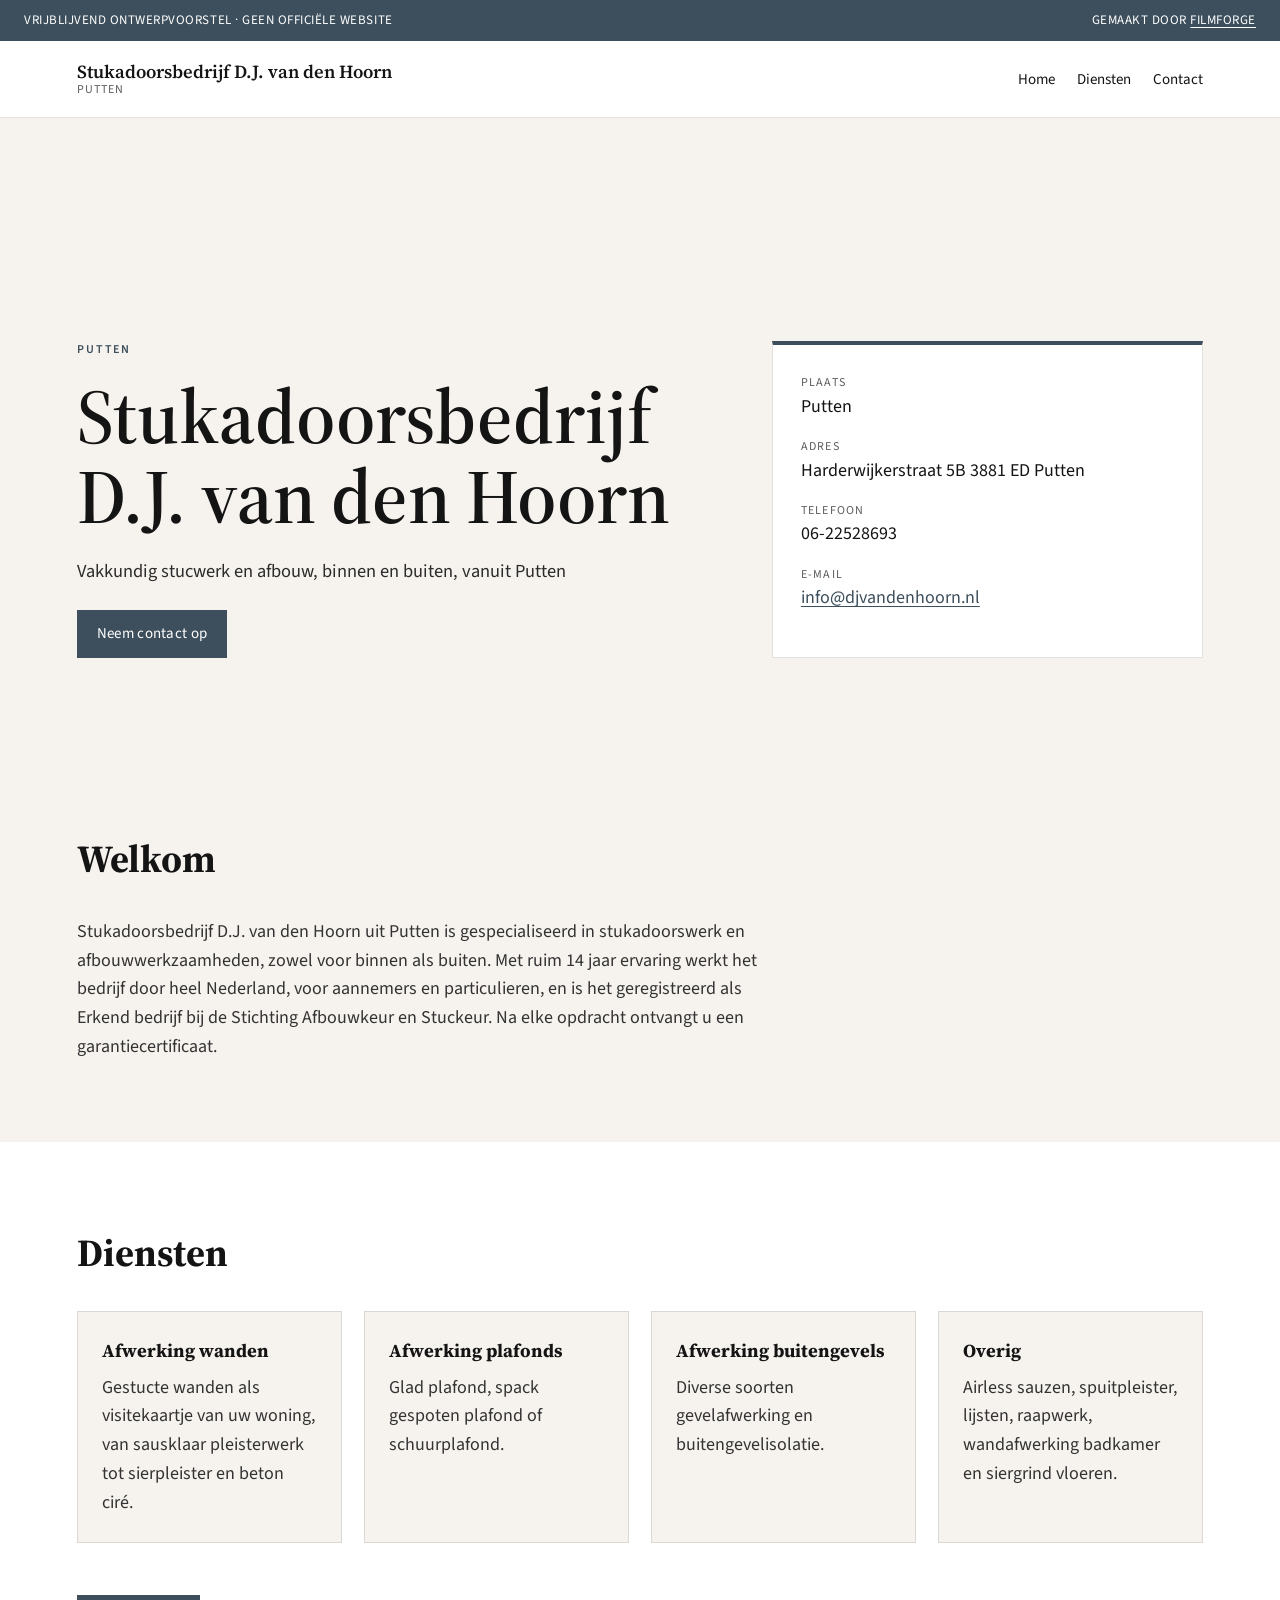
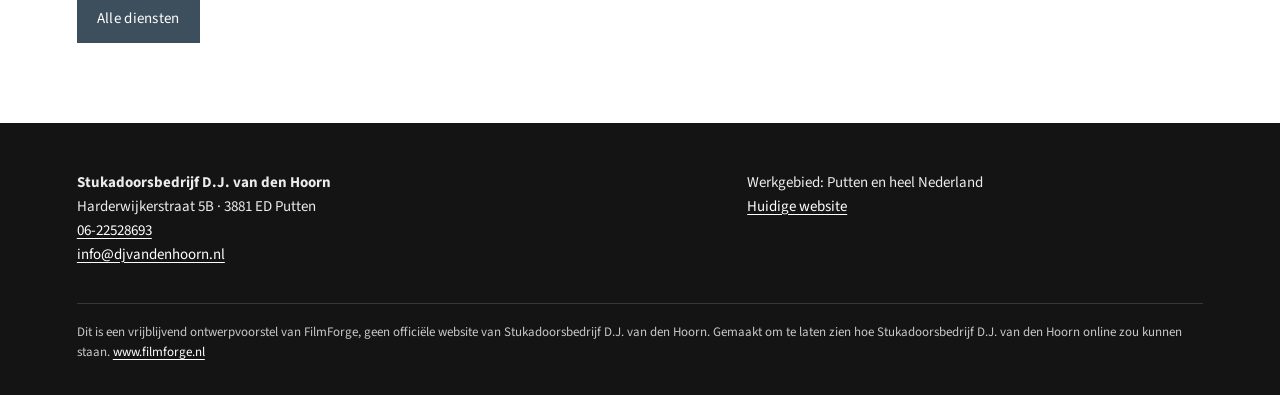
<file: index.html>
<!doctype html>
<html lang="nl">
<head>
<meta charset="utf-8">
<meta name="viewport" content="width=device-width, initial-scale=1">
<meta name="robots" content="noindex,nofollow">
<title>Stukadoorsbedrijf D.J. van den Hoorn · Putten</title>
<meta name="description" content="Stukadoorsbedrijf D.J. van den Hoorn in Putten — vrijblijvend ontwerpvoorstel van FilmForge.">
<link rel="preconnect" href="https://fonts.googleapis.com">
<link rel="preconnect" href="https://fonts.gstatic.com" crossorigin>
<link href="https://fonts.googleapis.com/css2?family=Source+Sans+3:wght@400;600&family=Source+Serif+4:opsz,wght@8..60,500;8..60,600&display=swap" rel="stylesheet">
<link rel="stylesheet" href="style.css">
</head>
<body>
<div class="ff-banner">
  <span>Vrijblijvend ontwerpvoorstel · geen officiële website</span>
  <span>Gemaakt door <a href="https://www.filmforge.nl" rel="noopener">FilmForge</a></span>
</div>
<header class="nav">
  <a class="brand" href="index.html">Stukadoorsbedrijf D.J. van den Hoorn<small>Putten</small></a>
  <nav>
    <ul>
      <li><a href="index.html" aria-current="page">Home</a></li>
      <li><a href="diensten.html">Diensten</a></li>
      <li><a href="contact.html">Contact</a></li>
    </ul>
  </nav>
</header>

<section class="hero">
  <div>
    <p class="eyebrow">Putten</p>
    <h1>Stukadoorsbedrijf D.J. van den Hoorn</h1>
    <p class="lede">Vakkundig stucwerk en afbouw, binnen en buiten, vanuit Putten</p>
    <a class="cta" href="contact.html">Neem contact op</a>
  </div>
  
    <aside class="hero-aside">
      <dl>
        <dt>Plaats</dt><dd>Putten</dd>
        <dt>Adres</dt><dd>Harderwijkerstraat 5B 3881 ED Putten</dd>
        <dt>Telefoon</dt><dd>06-22528693</dd>
        <dt>E-mail</dt><dd><a href="mailto:info@djvandenhoorn.nl">info@djvandenhoorn.nl</a></dd>
      </dl>
    </aside>
</section>
<section class="section">
  <div class="prose">
    <h2>Welkom</h2>
    <p>Stukadoorsbedrijf D.J. van den Hoorn uit Putten is gespecialiseerd in stukadoorswerk en afbouwwerkzaamheden, zowel voor binnen als buiten. Met ruim 14 jaar ervaring werkt het bedrijf door heel Nederland, voor aannemers en particulieren, en is het geregistreerd als Erkend bedrijf bij de Stichting Afbouwkeur en Stuckeur. Na elke opdracht ontvangt u een garantiecertificaat.</p>
  </div>
</section>
<section class="section alt">
  <h2>Diensten</h2>
  <div class="grid"><article class="card"><h3>Afwerking wanden</h3><p>Gestucte wanden als visitekaartje van uw woning, van sausklaar pleisterwerk tot sierpleister en beton ciré.</p></article>
<article class="card"><h3>Afwerking plafonds</h3><p>Glad plafond, spack gespoten plafond of schuurplafond.</p></article>
<article class="card"><h3>Afwerking buitengevels</h3><p>Diverse soorten gevelafwerking en buitengevelisolatie.</p></article>
<article class="card"><h3>Overig</h3><p>Airless sauzen, spuitpleister, lijsten, raapwerk, wandafwerking badkamer en siergrind vloeren.</p></article></div>
  <p style="margin-top:28px"><a class="cta" href="diensten.html">Alle diensten</a></p>
</section>

<footer class="site">
  <div class="footer-grid">
    <div>
      <strong>Stukadoorsbedrijf D.J. van den Hoorn</strong>
      <p>Harderwijkerstraat 5B · 3881 ED Putten</p>
      <p><a href="tel:06-22528693">06-22528693</a></p>
      <p><a href="mailto:info@djvandenhoorn.nl">info@djvandenhoorn.nl</a></p>
    </div>
    <div>
      <p>Werkgebied: Putten en heel Nederland</p>
      <p><a href="https://djvandenhoorn.nl/">Huidige website</a></p>
    </div>
  </div>
  <p class="ff-note">Dit is een vrijblijvend ontwerpvoorstel van FilmForge, geen officiële website van Stukadoorsbedrijf D.J. van den Hoorn. Gemaakt om te laten zien hoe Stukadoorsbedrijf D.J. van den Hoorn online zou kunnen staan. <a href="https://www.filmforge.nl">www.filmforge.nl</a></p>
</footer>
</body>
</html>
</file>
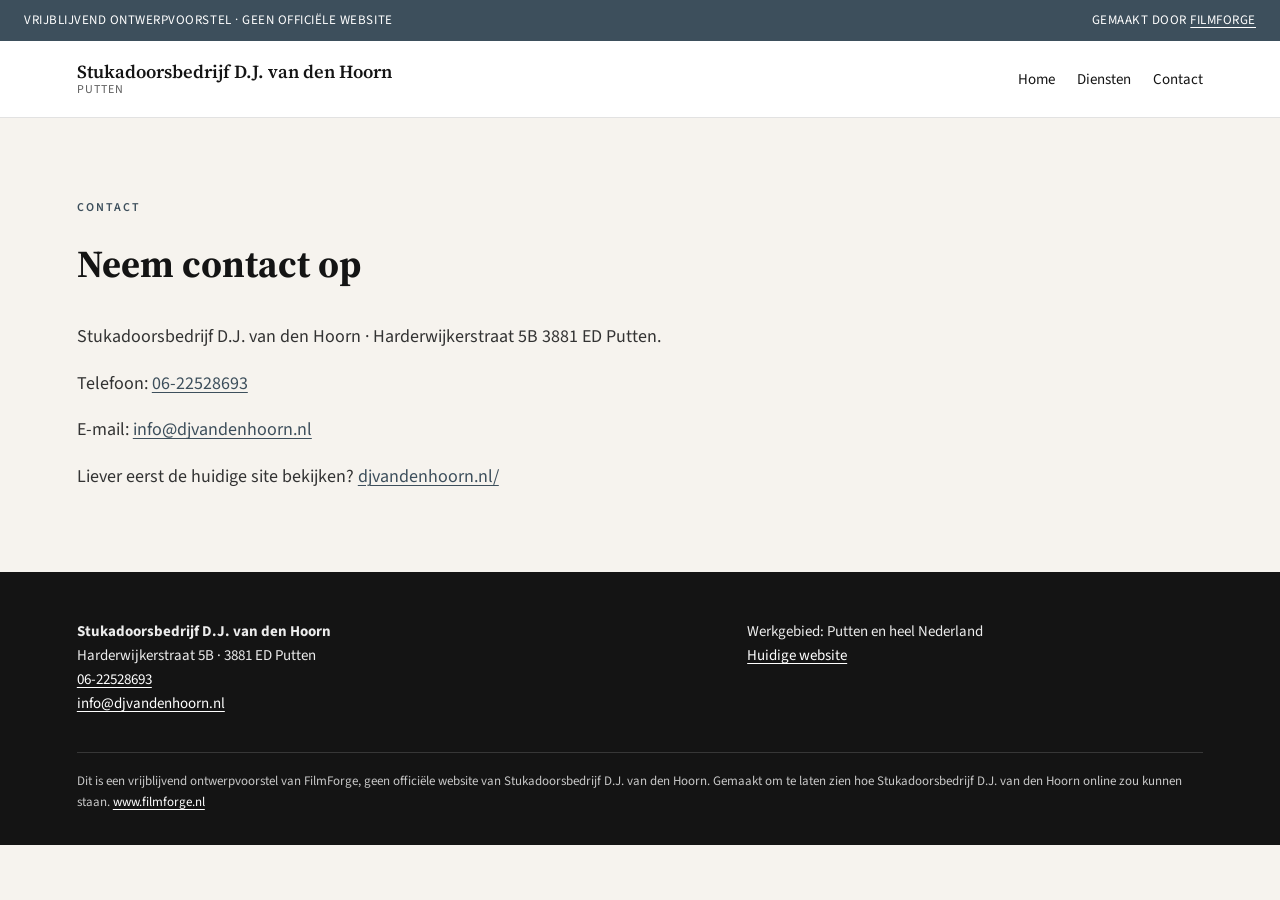
<file: contact.html>
<!doctype html>
<html lang="nl">
<head>
<meta charset="utf-8">
<meta name="viewport" content="width=device-width, initial-scale=1">
<meta name="robots" content="noindex,nofollow">
<title>Contact · Stukadoorsbedrijf D.J. van den Hoorn</title>
<meta name="description" content="Stukadoorsbedrijf D.J. van den Hoorn in Putten — vrijblijvend ontwerpvoorstel van FilmForge.">
<link rel="preconnect" href="https://fonts.googleapis.com">
<link rel="preconnect" href="https://fonts.gstatic.com" crossorigin>
<link href="https://fonts.googleapis.com/css2?family=Source+Sans+3:wght@400;600&family=Source+Serif+4:opsz,wght@8..60,500;8..60,600&display=swap" rel="stylesheet">
<link rel="stylesheet" href="style.css">
</head>
<body>
<div class="ff-banner">
  <span>Vrijblijvend ontwerpvoorstel · geen officiële website</span>
  <span>Gemaakt door <a href="https://www.filmforge.nl" rel="noopener">FilmForge</a></span>
</div>
<header class="nav">
  <a class="brand" href="index.html">Stukadoorsbedrijf D.J. van den Hoorn<small>Putten</small></a>
  <nav>
    <ul>
      <li><a href="index.html">Home</a></li>
      <li><a href="diensten.html">Diensten</a></li>
      <li><a href="contact.html" aria-current="page">Contact</a></li>
    </ul>
  </nav>
</header>

<section class="section">
  <p class="eyebrow">Contact</p>
  <h2>Neem contact op</h2>
  <div class="prose">
    <p>Stukadoorsbedrijf D.J. van den Hoorn · Harderwijkerstraat 5B 3881 ED Putten.</p>
    <p>Telefoon: <a href='tel:06-22528693'>06-22528693</a></p>
    <p>E-mail: <a href="mailto:info@djvandenhoorn.nl">info@djvandenhoorn.nl</a></p>
    
    <p>Liever eerst de huidige site bekijken? <a href="https://djvandenhoorn.nl/">djvandenhoorn.nl/</a></p>
  </div>
</section>

<footer class="site">
  <div class="footer-grid">
    <div>
      <strong>Stukadoorsbedrijf D.J. van den Hoorn</strong>
      <p>Harderwijkerstraat 5B · 3881 ED Putten</p>
      <p><a href="tel:06-22528693">06-22528693</a></p>
      <p><a href="mailto:info@djvandenhoorn.nl">info@djvandenhoorn.nl</a></p>
    </div>
    <div>
      <p>Werkgebied: Putten en heel Nederland</p>
      <p><a href="https://djvandenhoorn.nl/">Huidige website</a></p>
    </div>
  </div>
  <p class="ff-note">Dit is een vrijblijvend ontwerpvoorstel van FilmForge, geen officiële website van Stukadoorsbedrijf D.J. van den Hoorn. Gemaakt om te laten zien hoe Stukadoorsbedrijf D.J. van den Hoorn online zou kunnen staan. <a href="https://www.filmforge.nl">www.filmforge.nl</a></p>
</footer>
</body>
</html>
</file>
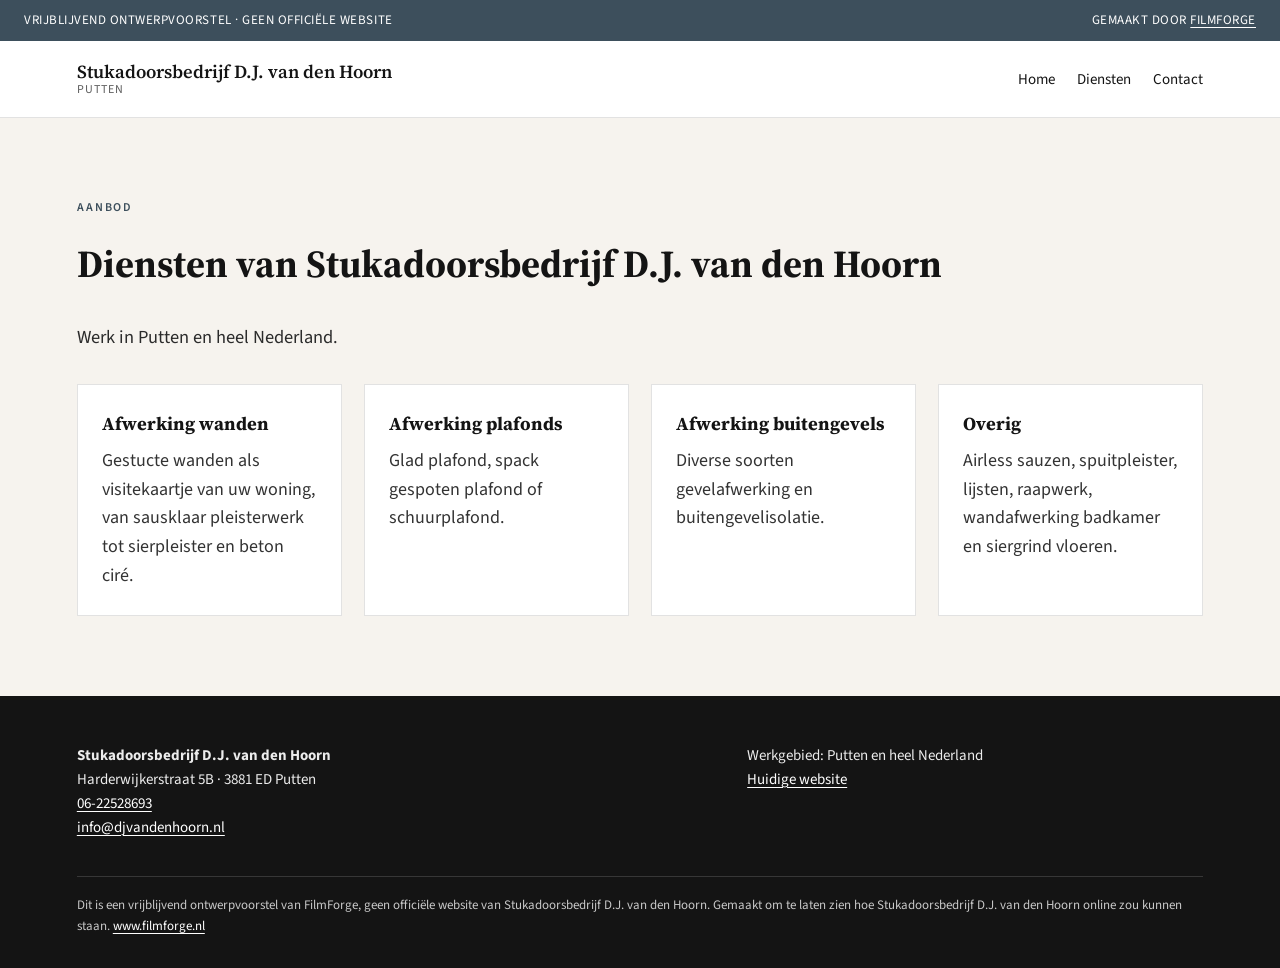
<file: diensten.html>
<!doctype html>
<html lang="nl">
<head>
<meta charset="utf-8">
<meta name="viewport" content="width=device-width, initial-scale=1">
<meta name="robots" content="noindex,nofollow">
<title>Diensten · Stukadoorsbedrijf D.J. van den Hoorn</title>
<meta name="description" content="Stukadoorsbedrijf D.J. van den Hoorn in Putten — vrijblijvend ontwerpvoorstel van FilmForge.">
<link rel="preconnect" href="https://fonts.googleapis.com">
<link rel="preconnect" href="https://fonts.gstatic.com" crossorigin>
<link href="https://fonts.googleapis.com/css2?family=Source+Sans+3:wght@400;600&family=Source+Serif+4:opsz,wght@8..60,500;8..60,600&display=swap" rel="stylesheet">
<link rel="stylesheet" href="style.css">
</head>
<body>
<div class="ff-banner">
  <span>Vrijblijvend ontwerpvoorstel · geen officiële website</span>
  <span>Gemaakt door <a href="https://www.filmforge.nl" rel="noopener">FilmForge</a></span>
</div>
<header class="nav">
  <a class="brand" href="index.html">Stukadoorsbedrijf D.J. van den Hoorn<small>Putten</small></a>
  <nav>
    <ul>
      <li><a href="index.html">Home</a></li>
      <li><a href="diensten.html" aria-current="page">Diensten</a></li>
      <li><a href="contact.html">Contact</a></li>
    </ul>
  </nav>
</header>

<section class="section">
  <p class="eyebrow">Aanbod</p>
  <h2>Diensten van Stukadoorsbedrijf D.J. van den Hoorn</h2>
  <p class="lede" style="margin-bottom:32px">Werk in Putten en heel Nederland.</p>
  <div class="grid"><article class="card"><h3>Afwerking wanden</h3><p>Gestucte wanden als visitekaartje van uw woning, van sausklaar pleisterwerk tot sierpleister en beton ciré.</p></article>
<article class="card"><h3>Afwerking plafonds</h3><p>Glad plafond, spack gespoten plafond of schuurplafond.</p></article>
<article class="card"><h3>Afwerking buitengevels</h3><p>Diverse soorten gevelafwerking en buitengevelisolatie.</p></article>
<article class="card"><h3>Overig</h3><p>Airless sauzen, spuitpleister, lijsten, raapwerk, wandafwerking badkamer en siergrind vloeren.</p></article></div>
</section>

<footer class="site">
  <div class="footer-grid">
    <div>
      <strong>Stukadoorsbedrijf D.J. van den Hoorn</strong>
      <p>Harderwijkerstraat 5B · 3881 ED Putten</p>
      <p><a href="tel:06-22528693">06-22528693</a></p>
      <p><a href="mailto:info@djvandenhoorn.nl">info@djvandenhoorn.nl</a></p>
    </div>
    <div>
      <p>Werkgebied: Putten en heel Nederland</p>
      <p><a href="https://djvandenhoorn.nl/">Huidige website</a></p>
    </div>
  </div>
  <p class="ff-note">Dit is een vrijblijvend ontwerpvoorstel van FilmForge, geen officiële website van Stukadoorsbedrijf D.J. van den Hoorn. Gemaakt om te laten zien hoe Stukadoorsbedrijf D.J. van den Hoorn online zou kunnen staan. <a href="https://www.filmforge.nl">www.filmforge.nl</a></p>
</footer>
</body>
</html>
</file>
<file: style.css>
:root {
  --ink: #141414;
  --muted: #5c5c5c;
  --paper: #f6f3ee;
  --card: #ffffff;
  --accent: #3d4f5c;
  --accent-2: #3d4f5c2;
  --line: rgba(20,20,20,.12);
}
* { box-sizing: border-box; margin: 0; padding: 0; }
html { scroll-behavior: smooth; }
body {
  font-family: "Source Sans 3", "Segoe UI", sans-serif;
  color: var(--ink);
  background: var(--paper);
  line-height: 1.6;
  font-size: 18px;
}
a { color: var(--accent); text-decoration-thickness: 1px; text-underline-offset: 3px; }
img { max-width: 100%; }
.ff-banner {
  background: var(--accent);
  color: #fff;
  font-size: 13px;
  letter-spacing: .04em;
  text-transform: uppercase;
  padding: 10px 24px;
  display: flex;
  justify-content: space-between;
  gap: 16px;
  flex-wrap: wrap;
}
.ff-banner a { color: #fff; }
header.nav {
  display: flex;
  align-items: center;
  justify-content: space-between;
  gap: 24px;
  padding: 20px 6vw;
  border-bottom: 1px solid var(--line);
  background: var(--card);
  position: sticky;
  top: 0;
  z-index: 10;
}
.brand {
  font-family: "Source Serif 4", Georgia, serif;
  font-weight: 600;
  font-size: 1.15rem;
  color: var(--ink);
  text-decoration: none;
  line-height: 1.2;
}
.brand small { display: block; font-family: "Source Sans 3", sans-serif; font-weight: 400; font-size: 12px; letter-spacing: .08em; text-transform: uppercase; color: var(--muted); }
nav ul { display: flex; gap: 22px; list-style: none; flex-wrap: wrap; }
nav a { color: var(--ink); text-decoration: none; font-size: 15px; }
nav a:hover { color: var(--accent); }
.hero {
  padding: 12vh 6vw 10vh;
  display: grid;
  grid-template-columns: 1.2fr .8fr;
  gap: 48px;
  align-items: end;
  background:
    linear-gradient(120deg, rgba(255,255,255,.7), transparent 40%),
    radial-gradient(circle at 90% 10%, var(--accent-2), transparent 42%),
    radial-gradient(circle at 0% 100%, var(--accent), transparent 50%),
    var(--paper);
  min-height: 70vh;
}
.eyebrow { text-transform: uppercase; letter-spacing: .16em; font-size: 12px; color: var(--accent); font-weight: 600; margin-bottom: 16px; }
h1 {
  font-family: "Source Serif 4", Georgia, serif;
  font-size: clamp(2.4rem, 6vw, 5rem);
  line-height: 1.05;
  font-weight: 600;
  margin-bottom: 20px;
}
.lede { font-size: 1.15rem; max-width: 38rem; color: #2b2b2b; }
.hero-aside {
  background: var(--card);
  padding: 28px;
  border: 1px solid var(--line);
  border-top: 4px solid var(--accent);
}
.hero-aside dt { font-size: 12px; text-transform: uppercase; letter-spacing: .1em; color: var(--muted); }
.hero-aside dd { margin: 0 0 16px; }
.section { padding: 80px 6vw; }
.section.alt { background: var(--card); }
.section h2 {
  font-family: "Source Serif 4", Georgia, serif;
  font-size: clamp(1.8rem, 3vw, 2.6rem);
  margin-bottom: 28px;
}
.grid {
  display: grid;
  grid-template-columns: repeat(auto-fit, minmax(240px, 1fr));
  gap: 22px;
}
.card {
  background: var(--card);
  border: 1px solid var(--line);
  padding: 24px;
}
.section.alt .card { background: var(--paper); }
.card h3 { font-size: 1.15rem; margin-bottom: 8px; font-family: "Source Serif 4", Georgia, serif; }
.card p, .prose p { color: #333; }
.prose { max-width: 44rem; }
.prose p + p { margin-top: 1em; }
.cta {
  display: inline-block;
  margin-top: 24px;
  background: var(--accent);
  color: #fff;
  text-decoration: none;
  padding: 12px 20px;
  font-size: 15px;
  letter-spacing: .02em;
}
.cta:hover { filter: brightness(1.08); }
footer.site {
  padding: 48px 6vw 32px;
  background: var(--ink);
  color: #ececec;
  font-size: 15px;
}
footer.site a { color: #fff; }
.footer-grid { display: grid; grid-template-columns: 1.4fr 1fr; gap: 32px; margin-bottom: 36px; }
.ff-note {
  border-top: 1px solid rgba(255,255,255,.15);
  padding-top: 18px;
  font-size: 13px;
  color: #c8c8c8;
}
@media (max-width: 800px) {
  .hero, .footer-grid { grid-template-columns: 1fr; }
  header.nav { flex-direction: column; align-items: flex-start; }
}
</file>
